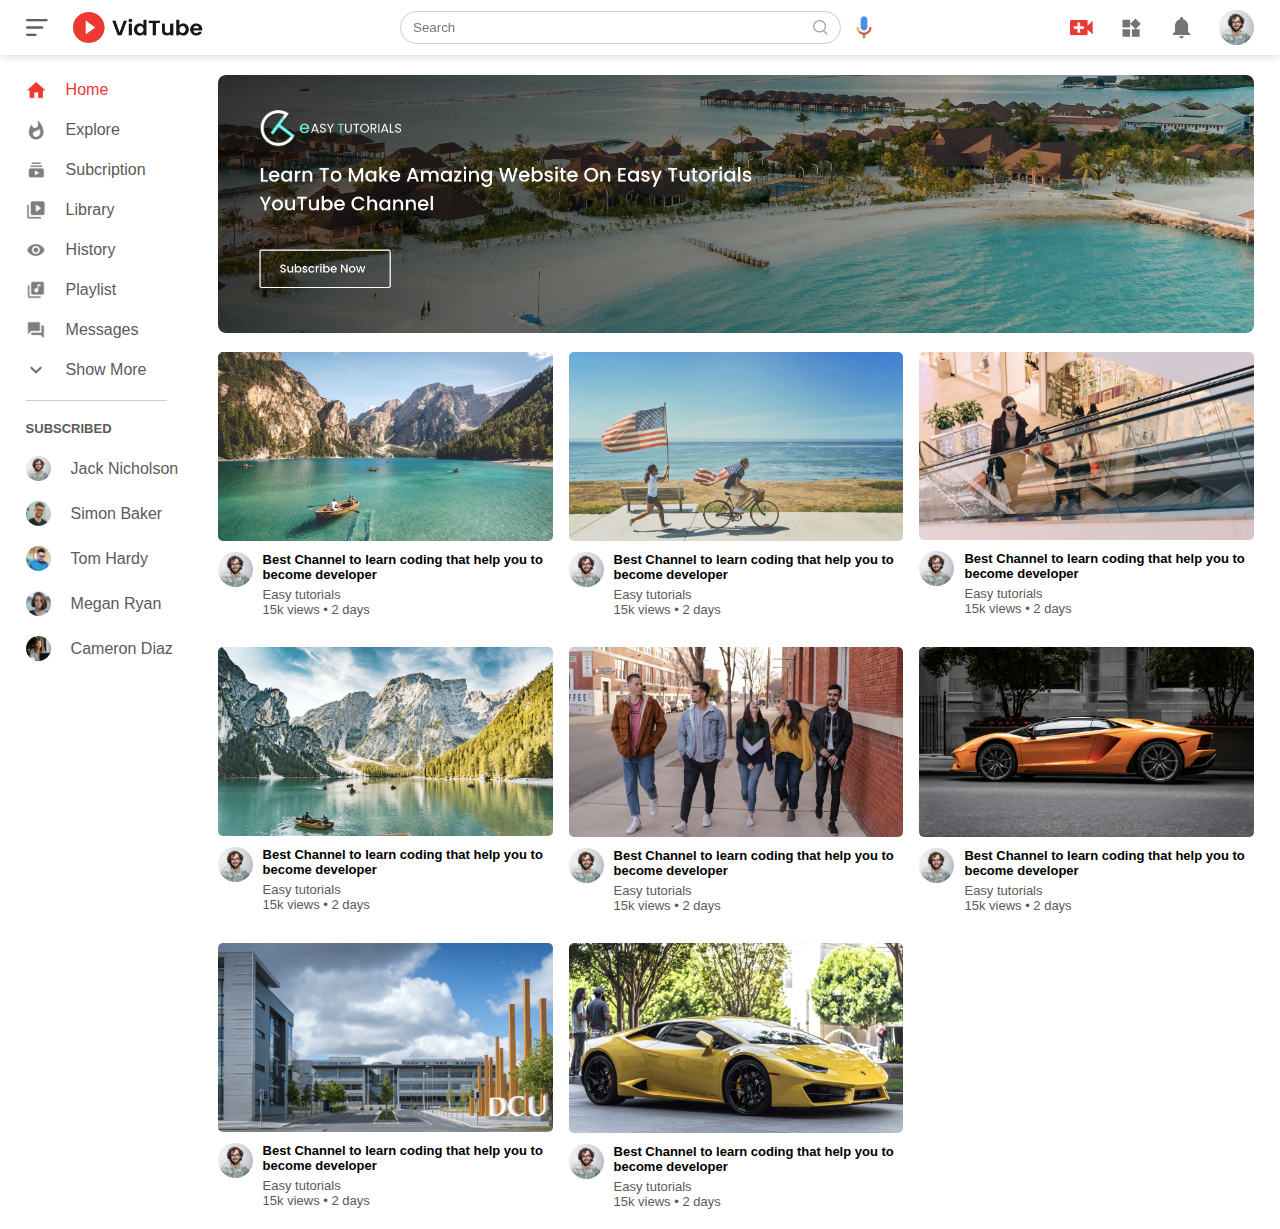
<file: index.html>
<!DOCTYPE html>
<html lang="en">
<head>
    <meta charset="UTF-8">
    <meta name="viewport" content="width=device-width, initial-scale=1.0">
    <title>Youtube Clone Website</title>
    <link rel="stylesheet" href="style.css">
</head>
<body>
    <nav class="flex-div">
        <div class="nav-left flex-div">
            <img src="menu.png" alt="" class="menu-icon">
            <img src="logo.png" alt="" class="logo">
        </div>
        <div class="nav-middle flex-div">
            <div class="search-box flex-div">
                <input type="text" placeholder="Search">
                <img src="search.png" alt="">
            </div>
            <img src="voice-search.png" alt="" class="mic-icon">
        </div>
        <div class="nav-right flex-div">
            <img src="upload.png" alt="">
            <img src="more.png" alt="">
            <img src="notification.png" alt="">
            <img src="Jack.png" alt="" class="user-icon">
        </div>
    </nav>

    <div class="sidebar">
        <div class="shortcut-links">
            <a href="#"><img src="home.png" alt=""><p>Home</p></a>
            <a href="#"><img src="explore.png" alt=""><p>Explore</p></a>
            <a href="#"><img src="subscriprion.png" alt=""><p>Subcription</p></a>
            <a href="#"><img src="library.png" alt=""><p>Library</p></a>
            <a href="#"><img src="history.png" alt=""><p>History</p></a>
            <a href="#"><img src="playlist.png" alt=""><p>Playlist</p></a>
            <a href="#"><img src="messages.png" alt=""><p>Messages</p></a>
            <a href="#"><img src="show-more.png" alt=""><p>Show More</p></a>
            <hr>    
        </div>

        <div class="subscribed-list">
            <h3>SUBSCRIBED</h3>
            <a href="#"><img src="Jack.png" alt=""><p>Jack Nicholson</p></a>
            <a href="#"><img src="simon.png" alt=""><p>Simon Baker</p></a>
            <a href="#"><img src="tom.png" alt=""><p>Tom Hardy</p></a>
            <a href="#"><img src="megan.png" alt=""><p>Megan Ryan</p></a>
            <a href="#"><img src="cameron.png" alt=""><p>Cameron Diaz</p></a>
        </div>
    </div>

    <div class="container">
        <div class="banner">
            <img src="banner.png" alt="">
        </div>

        <div class="list-container">
            <div class="vid-list">
                <a href="play-video.html">
                    <img src="thumbnail1.png" alt="" class="thumbnail">
                </a>
                <div class="flex-div">
                    <img src="Jack.png" alt="">
                    <div class="vid-info">
                        <a href="#">Best Channel to learn coding that help you to become developer</a>
                        <p>Easy tutorials</p>
                        <p>15k views &bull; 2 days</p>
                    </div>
                </div>
            </div>
            <div class="vid-list">
                <a href="#">
                    <img src="thumbnail2.png" alt="" class="thumbnail">
                </a>
                <div class="flex-div">
                    <img src="Jack.png" alt="">
                    <div class="vid-info">
                        <a href="#">Best Channel to learn coding that help you to become developer</a>
                        <p>Easy tutorials</p>
                        <p>15k views &bull; 2 days</p>
                    </div>
                </div>
            </div>
            <div class="vid-list">
                <a href="#">
                    <img src="thumbnail3.png" alt="" class="thumbnail">
                </a>
                <div class="flex-div">
                    <img src="Jack.png" alt="">
                    <div class="vid-info">
                        <a href="#">Best Channel to learn coding that help you to become developer</a>
                        <p>Easy tutorials</p>
                        <p>15k views &bull; 2 days</p>
                    </div>
                </div>
            </div>
            <div class="vid-list">
                <a href="#">
                    <img src="thumbnail4.png" alt="" class="thumbnail">
                </a>
                <div class="flex-div">
                    <img src="Jack.png" alt="">
                    <div class="vid-info">
                        <a href="#">Best Channel to learn coding that help you to become developer</a>
                        <p>Easy tutorials</p>
                        <p>15k views &bull; 2 days</p>
                    </div>
                </div>
            </div>
            <div class="vid-list">
                <a href="#">
                    <img src="thumbnail5.png" alt="" class="thumbnail">
                </a>
                <div class="flex-div">
                    <img src="Jack.png" alt="">
                    <div class="vid-info">
                        <a href="#">Best Channel to learn coding that help you to become developer</a>
                        <p>Easy tutorials</p>
                        <p>15k views &bull; 2 days</p>
                    </div>
                </div>
            </div>
            <div class="vid-list">
                <a href="#">
                    <img src="thumbnail6.png" alt="" class="thumbnail">
                </a>
                <div class="flex-div">
                    <img src="Jack.png" alt="">
                    <div class="vid-info">
                        <a href="#">Best Channel to learn coding that help you to become developer</a>
                        <p>Easy tutorials</p>
                        <p>15k views &bull; 2 days</p>
                    </div>
                </div>
            </div>
            <div class="vid-list">
                <a href="#">
                    <img src="thumbnail7.png" alt="" class="thumbnail">
                </a>
                <div class="flex-div">
                    <img src="Jack.png" alt="">
                    <div class="vid-info">
                        <a href="#">Best Channel to learn coding that help you to become developer</a>
                        <p>Easy tutorials</p>
                        <p>15k views &bull; 2 days</p>
                    </div>
                </div>
            </div>
            <div class="vid-list">
                <a href="#">
                    <img src="thumbnail8.png" alt="" class="thumbnail">
                </a>
                <div class="flex-div">
                    <img src="Jack.png" alt="">
                    <div class="vid-info">
                        <a href="#">Best Channel to learn coding that help you to become developer</a>
                        <p>Easy tutorials</p>
                        <p>15k views &bull; 2 days</p>
                    </div>
                </div>
            </div>
        </div>
    </div>


    <script src="script.js"></script>
</body>
</html>
</file>
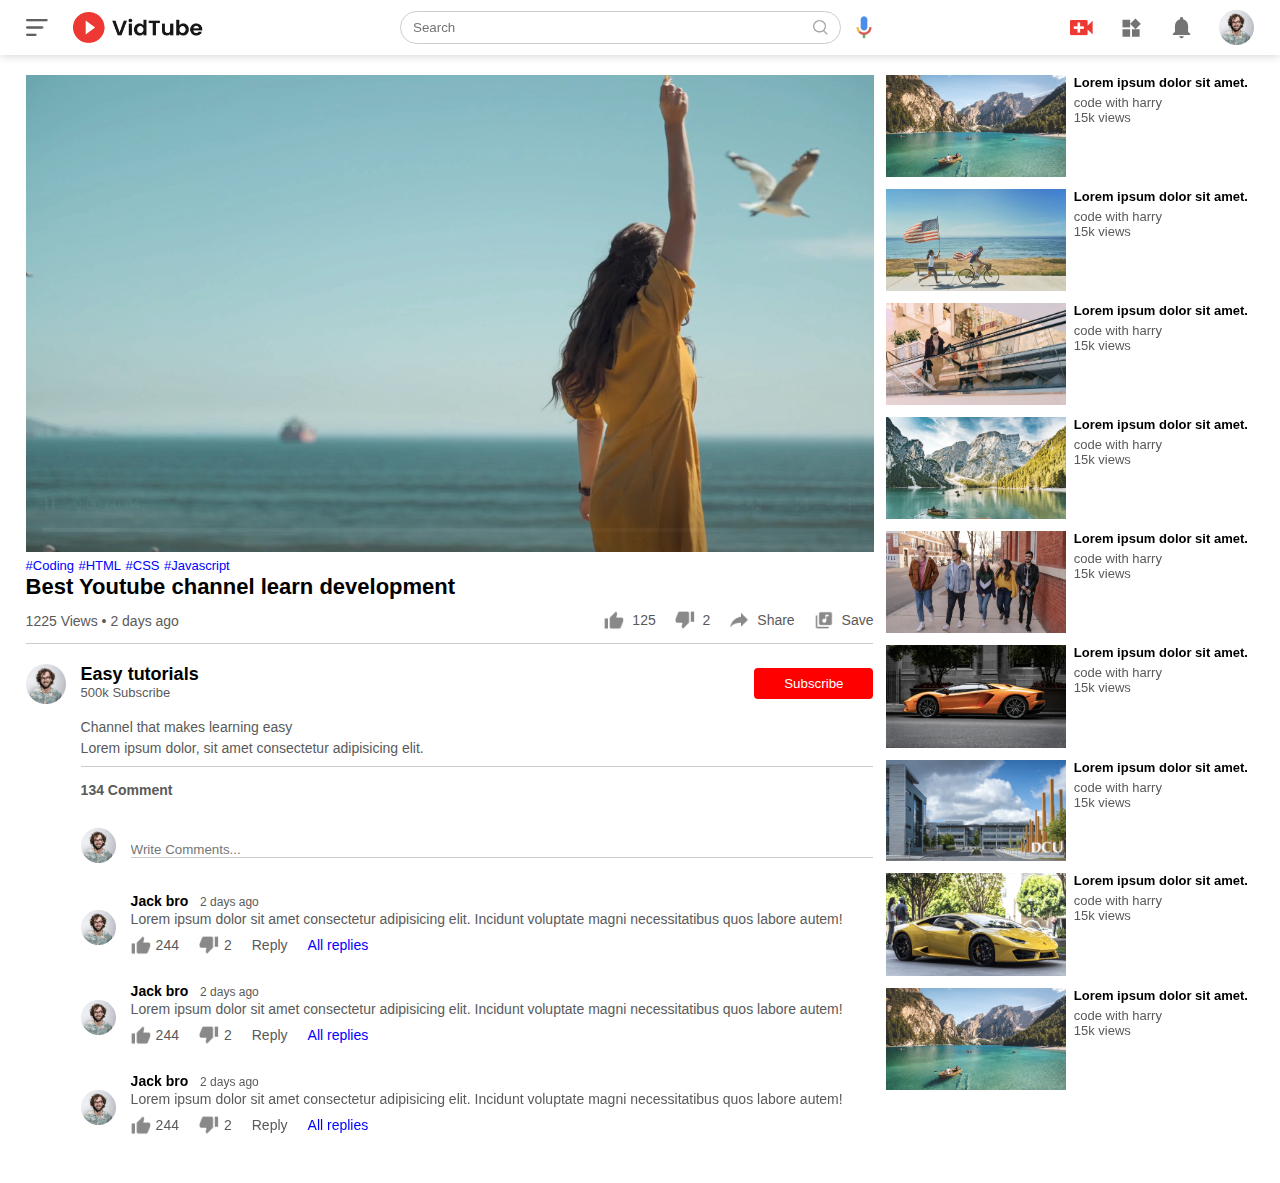
<file: play-video.html>
<!DOCTYPE html>
<html lang="en">
<head>
    <meta charset="UTF-8">
    <meta name="viewport" content="width=device-width, initial-scale=1.0">
    <title>play video</title>
    <link rel="stylesheet" href="style.css">
</head>
<body>
    <nav class="flex-div">
        <div class="nav-left flex-div">
            <img src="menu.png" alt="" class="menu-icon">
            <img src="logo.png" alt="" class="logo">
        </div>
        <div class="nav-middle flex-div">
            <div class="search-box flex-div">
                <input type="text" placeholder="Search">
                <img src="search.png" alt="">
            </div>
            <img src="voice-search.png" alt="" class="mic-icon">
        </div>
        <div class="nav-right flex-div">
            <img src="upload.png" alt="">
            <img src="more.png" alt="">
            <img src="notification.png" alt="">
            <img src="Jack.png" alt="" class="user-icon">
        </div>
    </nav>

    <div class="container play-container">
        <div class="row">
            <div class="play-video">
                <video controls autoplay muted>
                    <source src="video.mp4" type="video/mp4">
                </video>
                <div class="tags">
                    <a href="">#Coding</a>
                    <a href="">#HTML</a>
                    <a href="">#CSS</a>
                    <a href="">#Javascript</a>
                </div>
                <h3>Best Youtube channel learn development</h3>
                <div class="play-video-info">
                    <p>1225 Views &bull; 2 days ago</p>
                    <div>
                        <a href=""><img src="like.png" alt="">125</a>
                        <a href=""><img src="dislike.png" alt="">2</a>
                        <a href=""><img src="share.png" alt="">Share</a>
                        <a href=""><img src="save.png" alt="">Save</a>
                    </div>
                </div>
                <hr>
                <div class="publisher">
                    <img src="Jack.png" alt="">
                    <div>
                        <p>Easy tutorials</p>
                        <span>500k Subscribe</span>
                    </div>
                    <button type="button">Subscribe</button>
                </div>
                <div class="vid-description">
                    <p>Channel that makes learning easy</p>
                    <p>Lorem ipsum dolor, sit amet consectetur adipisicing elit.</p>
                    <hr>
                    <h4>134 Comment</h4>

                    <div class="add-comment">
                        <img src="Jack.png" alt="">
                        <input type="text" placeholder="Write Comments...">
                    </div>
                    <div class="old-comment">
                        <img src="Jack.png" alt="">
                        <div>
                            <h3>Jack bro <span>2 days ago</span></h3>
                            <p>Lorem ipsum dolor sit amet consectetur adipisicing elit. Incidunt voluptate magni necessitatibus quos labore autem!</p>
                            <div class="comment-action">
                                <img src="like.png" alt="">
                                <span>244</span>
                                <img src="dislike.png" alt="">
                                <span>2</span>
                                <span>Reply</span>
                                <a href="">All replies</a>
                            </div>
                        </div>
                    </div>
                    <div class="old-comment">
                        <img src="Jack.png" alt="">
                        <div>
                            <h3>Jack bro <span>2 days ago</span></h3>
                            <p>Lorem ipsum dolor sit amet consectetur adipisicing elit. Incidunt voluptate magni necessitatibus quos labore autem!</p>
                            <div class="comment-action">
                                <img src="like.png" alt="">
                                <span>244</span>
                                <img src="dislike.png" alt="">
                                <span>2</span>
                                <span>Reply</span>
                                <a href="">All replies</a>
                            </div>
                        </div>
                    </div>
                    <div class="old-comment">
                        <img src="Jack.png" alt="">
                        <div>
                            <h3>Jack bro <span>2 days ago</span></h3>
                            <p>Lorem ipsum dolor sit amet consectetur adipisicing elit. Incidunt voluptate magni necessitatibus quos labore autem!</p>
                            <div class="comment-action">
                                <img src="like.png" alt="">
                                <span>244</span>
                                <img src="dislike.png" alt="">
                                <span>2</span>
                                <span>Reply</span>
                                <a href="">All replies</a>
                            </div>
                        </div>
                    </div>
                </div>
            </div>

            <div class="right-sidebar">
                <div class="side-video-list">
                    <a href="" class="small-thumbnail">
                        <img src="thumbnail1.png" alt="">
                    </a>
                    <div class="vid-info">
                        <a href="">Lorem ipsum dolor sit amet.</a>
                        <p>code with harry</p>
                        <p>15k views</p>
                    </div>
                </div>
                <div class="side-video-list">
                    <a href="" class="small-thumbnail">
                        <img src="thumbnail2.png" alt="">
                    </a>
                    <div class="vid-info">
                        <a href="">Lorem ipsum dolor sit amet.</a>
                        <p>code with harry</p>
                        <p>15k views</p>
                    </div>
                </div>
                <div class="side-video-list">
                    <a href="" class="small-thumbnail">
                        <img src="thumbnail3.png" alt="">
                    </a>
                    <div class="vid-info">
                        <a href="">Lorem ipsum dolor sit amet.</a>
                        <p>code with harry</p>
                        <p>15k views</p>
                    </div>
                </div>
                <div class="side-video-list">
                    <a href="" class="small-thumbnail">
                        <img src="thumbnail4.png" alt="">
                    </a>
                    <div class="vid-info">
                        <a href="">Lorem ipsum dolor sit amet.</a>
                        <p>code with harry</p>
                        <p>15k views</p>
                    </div>
                </div>
                <div class="side-video-list">
                    <a href="" class="small-thumbnail">
                        <img src="thumbnail5.png" alt="">
                    </a>
                    <div class="vid-info">
                        <a href="">Lorem ipsum dolor sit amet.</a>
                        <p>code with harry</p>
                        <p>15k views</p>
                    </div>
                </div>
                <div class="side-video-list">
                    <a href="" class="small-thumbnail">
                        <img src="thumbnail6.png" alt="">
                    </a>
                    <div class="vid-info">
                        <a href="">Lorem ipsum dolor sit amet.</a>
                        <p>code with harry</p>
                        <p>15k views</p>
                    </div>
                </div>
                <div class="side-video-list">
                    <a href="" class="small-thumbnail">
                        <img src="thumbnail7.png" alt="">
                    </a>
                    <div class="vid-info">
                        <a href="">Lorem ipsum dolor sit amet.</a>
                        <p>code with harry</p>
                        <p>15k views</p>
                    </div>
                </div>
                <div class="side-video-list">
                    <a href="" class="small-thumbnail">
                        <img src="thumbnail8.png" alt="">
                    </a>
                    <div class="vid-info">
                        <a href="">Lorem ipsum dolor sit amet.</a>
                        <p>code with harry</p>
                        <p>15k views</p>
                    </div>
                </div>
                <div class="side-video-list">
                    <a href="" class="small-thumbnail">
                        <img src="thumbnail1.png" alt="">
                    </a>
                    <div class="vid-info">
                        <a href="">Lorem ipsum dolor sit amet.</a>
                        <p>code with harry</p>
                        <p>15k views</p>
                    </div>
                </div>
            </div>
        </div>
    </div>
</body>
</html>
</file>
<file: style.css>
*{
    margin: 0;
    padding: 0;
    box-sizing: border-box;
    font-family: 'poppins',sans-serif;
    text-decoration: none;
    list-style: none;
}
a{
    color: #5a5a5a;
}
img{
    cursor: pointer;
}

html,body{
    width: 100%;
    height: 100%;
    scroll-behavior: smooth;
}
.flex-div{
    display:flex;
    align-items: center;
    /* justify-content: space-between; */
}
nav{
    padding: 10px 2%;
    background-color: aqua;
    box-shadow: 0 0 10px rgba(0,0,0,0.2);
    background-color: white;
    position: sticky;
    top: 0;
    z-index: 1000;
    justify-content: space-between;
}
.nav-right img{
    width: 25px;
    margin-right: 25px;
}
.nav-right .user-icon{
    width: 35px;
    border-radius: 50%;
    margin-right: 0;
}
.nav-left .menu-icon{
    width: 22px;
    margin-right: 25px;
}
.nav-left .logo{
    width: 130px;
}
.nav-middle .mic-icon{
    width: 16px;
}
.nav-middle .search-box{
    border: 1px solid #ccc;
    margin-right: 15px;
    padding: 8px 12px;
    border-radius: 25px;
}
.nav-middle .search-box input{
    width: 400px;
    border: 0;
    outline: 0;
    background-color: transparent;
}
.nav-middle .search-box img{
    width: 15px;
}
.sidebar{
    background-color: white;
    width: 15%;
    height: 100vh;
    position: fixed;
    top: 0;
    padding-left: 2%;
    padding-top: 80px;
}
.shortcut-links a img{
    width: 20px;
    margin-right: 20px;
}
.shortcut-links a{
    display: flex;
    align-items: center;
    margin-bottom: 20px;
    width: fit-content;
    flex-wrap: wrap;
}
.shortcut-links a:first-child{
    color: #ed3833;
}
.sidebar hr{
    border: 0;
    height: 1px;
    background-color: #ccc;
    width: 85%;
}
.subscribed-list h3{
    font-size: 13px;
    margin: 20px 0;
    color: #5a5a5a;
}
.subscribed-list a{
    display: flex;
    align-items: center;
    margin-bottom: 20px;
    width: fit-content;
    flex-wrap: wrap;
}
.subscribed-list a img{
    width: 25px;
    border-radius: 50%;
    margin-right: 20px;
}
.small-sidebar{
    width: 5%;
    /* overflow: scroll; */
}
.small-sidebar a p{
    display: none;
}
.small-sidebar h3{
    display: none;
}
.small-sidebar hr{
    width: 50%;
    margin-bottom: 25px;
}
.container{
    background-color:white;
    padding-left: 17%;
    padding-right: 2%;
    padding-top: 20px;
    padding-bottom: 20px;
}
.large-container{
    padding-left: 7%;
}
.banner{
    width: 100%;
}
.banner img{
    width: 100%;
    border-radius: 8px;
}
.list-container{
    display: grid;
    grid-template-columns: repeat(auto-fit,minmax(250px,1fr));
    column-gap: 16px;
    row-gap: 30px;
    margin-top: 15px;
}
.vid-list .thumbnail{
    width: 100%;
    border-radius: 5px;
}
.vid-list .flex-div{
    align-items: flex-start;
    margin-top: 7px;
}
.vid-list .flex-div img{
    width: 35px;
    margin-right: 10px;
    border-radius: 50%;
}
.vid-info{
    color: #5a5a5a;
    font-size: 13px;
}
.vid-info a{
    color: #000;
    font-weight: 600;
    display: block;
    margin-bottom: 5px;
    /* background-color: #ed3833; */
}

@media (max-width:900px) {
    .menu-icon{
        display: none;
    }
    .sidebar{
        display: none;
    }
    .container,.large-container{
        padding-left: 5%;
        padding-right: 5%;
    }
    .nav-right img{
        display: none;
    }
    .nav-right .user-icon{
        width: 30px;
        display: block;
    }
    .nav-middle .search-box input{
        width: 100px;
    }
    .nav-middle .mic-icon{
        display: none;
    }
    .logo{
        width: 90px;
    }
}

.play-container{
    padding-left: 2%;
    /* display: flex; */
}
.row{
    /* background-color: #5a5a5a; */
    display: flex;
    justify-content: space-between;
    flex-wrap: wrap;
}
.play-video{
    flex-basis: 69%;
    /* background-color: #5a5a5a; */
}
.right-sidebar{
    flex-basis: 30%;
    /* background-color: #5a5a5a; */
}
.play-video video{
    width: 100%;
}
.side-video-list{
    display: flex;
    justify-content: space-between;
    margin-bottom: 8px;
    /* align-items: center; */
}
.side-video-list img{
    width: 100%;
}
.side-video-list .small-thumbnail{
    flex-basis: 49%;
}
.side-video-list .vid-info{
    flex-basis: 49%;
}
.play-video .tags a{
    color: #0000ff;
    font-size: 13px;
}
.play-video h3{
    font-size: 22px;
    font-weight: 600;
}
.play-video .play-video-info{
    display: flex;
    align-items: center;
    justify-content: space-between;
    flex-wrap: wrap;
    margin-top: 10px;
    font-size: 14px;
    color: #5a5a5a;
}
.play-video .play-video-info a img{
    width: 20px;
    margin-right: 8px;
    /* display: flex; */
    /* justify-content: center;
    flex-direction: row; */
}
.play-video .play-video-info a{
    display: inline-flex;
    align-items: center;
    /* flex-direction: row; */
    margin-left: 15px;
}
.play-video hr{
    border: 0;
    height: 1px;
    background-color: #ccc;
    margin: 10px 0;
}
.publisher{
    display: flex;
    align-items: center;
    margin-top: 20px;
}
.publisher div{
    flex: 1;
    line-height: 18px;
}
.publisher img{
    width: 40px;
    border-radius: 50%;
    margin-right: 15px;
}
.publisher div p{
    color: #000;
    font-weight: 600;
    font-size: 18px;
}
.publisher div span{
    font-size: 13px;
    color: #5a5a5a;
}
.publisher button{
    background-color: red;
    color: white;
    padding: 8px 30px;
    border: 0;
    outline: 0;
    border-radius: 4px;
    cursor: pointer;
}
.vid-description{
    /* background-color:; */
    padding-left: 55px;
    margin: 15px 0;
}
.vid-description p{
    font-size: 14px;
    margin-bottom: 5px;
    color: #5a5a5a;
}
.vid-description h4{
    font-size: 14px;
    color: #5a5a5a;
    margin-top: 15px;
}
.add-comment{
    display: flex;
    align-items: center;
    margin: 30px 0;
}
.add-comment img{
    width: 35px;
    border-radius: 50%;
    margin-right: 15px;
}
.add-comment input{
    border: 0;
    outline: 0;
    border-bottom: 1px solid #ccc;
    padding-top: 10px;
    width: 100%;
    background-color: transparent;
}
.old-comment{
    display: flex;
    align-items: center;
    margin: 20px 0;
}
.old-comment img{
    width: 35px;
    border-radius: 50%;
    margin-right: 15px;
}
.old-comment h3{
    font-size: 14px;
    margin-bottom: 2px;
}
.old-comment h3 span{
    font-size: 12px;
    color: #5a5a5a;
    font-weight: 500;
    margin-left: 8px;
}
.old-comment .comment-action{
    display: flex;
    align-items: center;
    margin: 8px 0;
    font-size: 14px;
}
.old-comment .comment-action img{
    border-radius: 0;
    width: 20px;
    margin-right: 5px;
}
.old-comment .comment-action span{
    margin-right: 20px;
    color: #5a5a5a;
}
.old-comment .comment-action a{
    color: blue;
}
@media (max-width:900px) {
    .play-video{
        flex-basis: 100%;
    }
    .right-sidebar{
        flex-basis: 100%;
    }
    .play-container{
        padding-left: 5%;
    }
    .vid-description{
        padding: 0;
    }
    .play-video .play-video-info a{
        margin-left: 0;
        margin-right: 15px;
        margin-top: 15px;
    }
}
</file>
